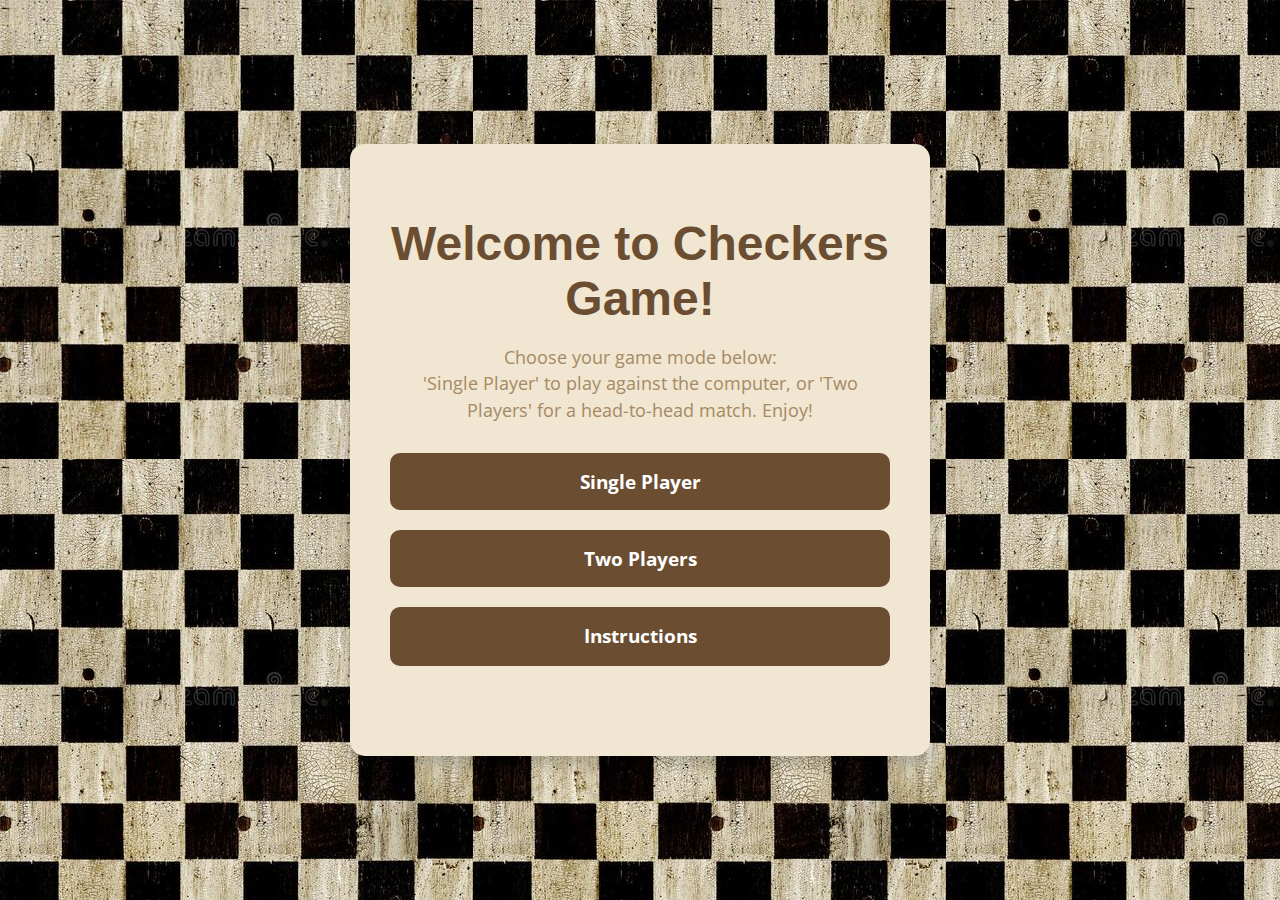
<file: index.html>
<!DOCTYPE html>
<html lang="en">
<head>
    <meta charset="UTF-8">
    <meta name="viewport" content="width=device-width, initial-scale=1.0">
    <title>Checkers Game - Home</title>
    <link rel="stylesheet" href="home.css">
    <link rel="icon" type="icon" href="./955f240018711b785cf5ece4efe73a59.jpg"/>
    <link href="https://fonts.googleapis.com/css2?family=Open+Sans:wght@400;700&family=Pacifico&display=swap" rel="stylesheet">
</head>
<body class="home-page">
    <div class="home-container">
        <h1 class="title">Welcome to Checkers Game!</h1>
        <p class="instructions">Choose your game mode below: <br> 'Single Player' to play against the computer, or 'Two Players' for a head-to-head match. Enjoy!</p>
        <div class="button-container">
            <a href="single-player.html" class="home-button single-player">Single Player</a>
            <a href="two-players.html" class="home-button two-players">Two Players</a>
            <a href="instructions.html" class="home-button instructions">Instructions</a>
        </div>
    </div>
    <script src="home.js"></script>
</body>
</html>
</file>
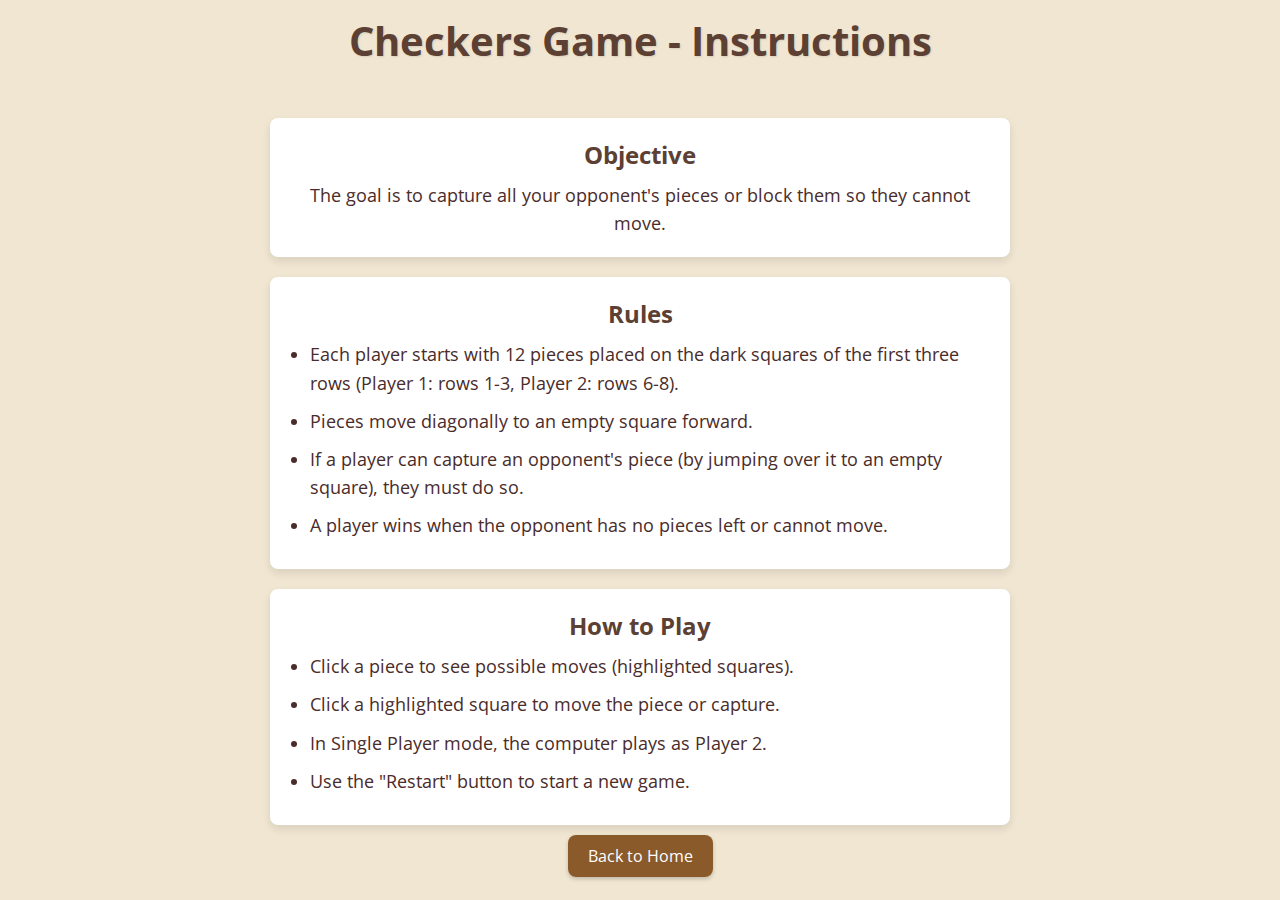
<file: instructions.html>
<!DOCTYPE html>
<html lang="en">
<head>
    <meta charset="UTF-8">
    <meta name="viewport" content="width=device-width, initial-scale=1.0"> <!-- הוספת viewport לרספונסיביות -->
    <title>Checkers Game - Instructions</title>
    <link rel="stylesheet" href="styles.css">
    <link rel="icon" type="icon" href="./955f240018711b785cf5ece4efe73a59.jpg"/>
    <link href="https://fonts.googleapis.com/css2?family=Open+Sans:wght@400;700&display=swap" rel="stylesheet">
</head>
<body>
    <div class="container">
        <h1>Checkers Game - Instructions</h1>
        <div class="instructions">
            <div class="instruction-card">
                <h2>Objective</h2>
                <p>The goal is to capture all your opponent's pieces or block them so they cannot move.</p>
            </div>
            
            <div class="instruction-card">
                <h2>Rules</h2>
                <ul>
                    <li>Each player starts with 12 pieces placed on the dark squares of the first three rows (Player 1: rows 1-3, Player 2: rows 6-8).</li>
                    <li>Pieces move diagonally to an empty square forward.</li>
                    <li>If a player can capture an opponent's piece (by jumping over it to an empty square), they must do so.</li>
                    <li>A player wins when the opponent has no pieces left or cannot move.</li>
                </ul>
            </div>
            
            <div class="instruction-card">
                <h2>How to Play</h2>
                <ul>
                    <li>Click a piece to see possible moves (highlighted squares).</li>
                    <li>Click a highlighted square to move the piece or capture.</li>
                    <li>In Single Player mode, the computer plays as Player 2.</li>
                    <li>Use the "Restart" button to start a new game.</li>
                </ul>
            </div>
            
            <a href="index.html" class="button">Back to Home</a>
        </div>
    </div>
</body>
</html>
</file>
<file: home.css>
/* home.css - עיצוב ספציפי לדף הבית */
body.home-page {
    margin: 0;
    padding: 0;
    font-family: 'Open Sans', sans-serif;
    background-image:url(./955f240018711b785cf5ece4efe73a59.jpg); /* בז' בהיר - צבע קלאסי של לוח דמקה */
    color: #4a2c2a; /* חום כהה */
    display: flex;
    justify-content: center;
    align-items: center;
    min-height: 100vh;
    position: relative;
    overflow: hidden;
}

.home-container {
    text-align: center;
    padding: 40px;
    background-color: #f0e6d2;
    border-radius: 15px;
    box-shadow: 0 8px 16px rgba(0, 0, 0, 0.2);
    max-width: 500px;
    width: 90%;
    position: relative;
    z-index: 2; /* גבוה יותר כדי לוודא שהכפתורים מעל הדקורציה */
}

.title {
    font-family: 'Teko', sans-serif;
    font-size: 3rem;
    color: #6b4e31; /* חום כהה - מתאים ללוח דמקה */
    margin-bottom: 10px;
    animation: fadeIn 1.5s ease-in-out;
}

.instructions {
    font-size: 1.1rem;
    color: #a68a64; /* חום בהיר - נעים לעין */
    margin-bottom: 30px;
    line-height: 1.5;
}

.button-container {
    display: flex;
    flex-direction: column;
    gap: 20px;
    margin-bottom: 20px;
    position: relative;
    z-index: 3; /* מבטיח שהכפתורים ניתנים ללחיצה */
}

.home-button {
    display: inline-block;
    padding: 15px 30px;
    font-size: 1.2rem;
    font-weight: bold;
    text-decoration: none;
    border-radius: 10px;
    transition: transform 0.3s ease, box-shadow 0.3s ease;
    background-color: #6b4e31; /* חום כהה - צבע לוח דמקה */
    color: #fff;
    cursor: pointer; /* מבהיר שניתן ללחוץ */
    pointer-events: auto; /* מבטיח שהכפתור מגיב ללחיצות */
}

.home-button:hover {
    transform: scale(1.05);
    box-shadow: 0 4px 12px rgba(0, 0, 0, 0.2);
}

.checkerboard-decor {
    position: absolute;
    top: 0;
    left: 0;
    width: 100%;
    height: 100%;
    background: linear-gradient(45deg, #6b4e31 25%, #f5f5dc 25%, #f5f5dc 50%, #6b4e31 50%, #6b4e31 75%, #f5f5dc 75%, #f5f5dc);
    background-size: 40px 40px; /* גודל התאים בדפוס */
    opacity: 0.1;
    z-index: 1; /* נמוך יותר כדי לא לחפוף לכפתורים */
    pointer-events: none; /* מבטיח שהדקורציה לא חוסמת לחיצות */
}

@keyframes fadeIn {
    0% {
        opacity: 0;
        transform: translateY(-20px);
    }
    100% {
        opacity: 1;
        transform: translateY(0);
    }
}

/* עיצוב רספונסיבי */
@media (max-width: 600px) {
    .title {
        font-size: 2rem;
    }

    .instructions {
        font-size: 1rem;
    }

    .home-button {
        padding: 10px 20px;
        font-size: 1rem;
    }

    .home-container {
        padding: 20px;
    }
}
</file>
<file: styles.css>
/* styles.css */

/* === הגדרות כלליות === */

/* איפוס ברירת מחדל כדי למנוע מרווחים לא רצויים */
* {
    margin: 0;
    padding: 0;
    box-sizing: border-box; /* כולל פאדינג וגבולות בחישוב הרוחב */
}

/* הגדרות בסיסיות לגוף הדף */
body {
    font-family: 'Open Sans', sans-serif; /* פונט מודרני וקריא, נטען דרך Google Fonts */
    background-color: #f0e6d2; /* רקע חם ונעים, בהשראת נושא הדמקה */
    color: #4a2c2a; /* צבע טקסט חום כהה */
    min-height: 100vh; /* גובה מינימלי של מסך מלא */
    display: flex; /* שימוש ב-Flexbox למרכוז תוכן */
    justify-content: center; /* מרכוז אופקי */
    align-items: center; /* מרכוז אנכי */
}
.king {
    border: 3px solid #ffd700; /* מסגרת זהב למלכים */
    box-sizing: border-box; /* כדי שהמסגרת לא תגדיל את הכלי */
}
/* === סגנונות משותפים לכל הדפים === */
/* הודעת סיום משחק דרמטית */
#game-over {
    display: none; /* מוסתר עד שהמשחק נגמר */
    position: fixed; /* ממוקם מעל הכל */
    top: 0;
    left: 0;
    width: 100%; /* תופס את כל רוחב המסך */
    height: 100%; /* תופס את כל גובה המסך */
    background-color: rgba(0, 0, 0, 0.8); /* רקע שחור חצי-שקוף */
    color: #fff; /* טקסט לבן לנראות */
    text-align: center;
    z-index: 1000; /* מבטיח שהוא מעל כל השאר */
    animation: fadeIn 0.5s ease-in; /* אנימציה של הופעה */
}

/* הודעת הניצחון */
#win-message {
    font-size: 60px; /* גודל טקסט גדול ומרשים */
    margin: 20vh 0 40px; /* מרווח מלמעלה ומתחת */
    text-shadow: 2px 2px 5px rgba(0, 0, 0, 0.7); /* צל למראה דרמטי */
}

/* כפתורים בתוך הודעת הסיום */
#game-over button {
    background-color: #8b5a2b; /* חום כהה, מתאים ללוח */
    color: #fff; /* טקסט לבן */
    border: none;
    padding: 20px 40px; /* גודל גדול יותר */
    font-size: 24px; /* טקסט גדול */
    cursor: pointer;
    border-radius: 5px;
    margin: 15px; /* מרווח בין הכפתורים */
    transition: background-color 0.3s ease, transform 0.2s ease; /* אנימציות */
    box-shadow: 0 4px 10px rgba(0, 0, 0, 0.5); /* צל לעומק */
}

#game-over button:hover {
    background-color: #a3723f; /* חום בהיר יותר בהעברת עכבר */
    transform: scale(1.05); /* מגדיל קצת את הכפתור */
}

/* אנימציה להופעת ההודעה */
@keyframes fadeIn {
    from {
        opacity: 0;
    }
    to {
        opacity: 1;
    }
}
/* מיכל ראשי למרכוז התוכן */
.container {
    display: flex;
    flex-direction: column;
    justify-content: center; /* מרכוז אנכי של התוכן */
    align-items: center; /* מרכוז אופקי של התוכן */
    flex: 1; /* תופס את כל השטח הזמין ללא גלילה (למעט דף ההוראות) */
    width: 100%;
    max-width: 800px; /* רוחב מקסימלי כדי למנוע תוכן רחב מדי במסכים גדולים */
    padding: 10px; /* הקטנת פאדינג כללי */
    text-align: center;
}

/* כותרות ראשיות */
h1 {
    font-size: 2.5em; /* גודל גדול לכותרת */
    color: #5c4033; /* צבע חום כהה */
    margin-bottom: 10px; /* הקטנת המרווח מתחת לכותרת כדי למנוע גלילה */
    text-shadow: 1px 1px 2px rgba(0, 0, 0, 0.1); /* צל עדין למראה תלת-ממדי */
}

/* === סגנונות לדף ה-Home === */

/* תפריט בדף ה-Home */
.menu {
    display: flex;
    flex-direction: column; /* סידור אנכי של הכפתורים */
    gap: 15px; /* רווח בין הכפתורים */
}

/* כפתורי תפריט בדף ה-Home */
.menu-button {
    display: inline-block;
    padding: 12px 25px; /* פאדינג למראה מרווח */
    font-size: 1.2em;
    font-weight: 700; /* כתב מודגש */
    cursor: pointer;
    background-color: #8b5a2b; /* צבע חום בהשראת הדמקה */
    color: white;
    text-decoration: none; /* הסרת קו תחתון מקישור */
    border-radius: 8px;
    transition: background-color 0.3s, transform 0.2s; /* אנימציה חלקה */
    box-shadow: 0 2px 4px rgba(0, 0, 0, 0.2); /* צל עדין */
    width: 200px; /* רוחב קבוע לכפתורים */
}

.menu-button:hover {
    background-color: #5c4033; /* צבע כהה יותר בעת hover */
    transform: translateY(-2px); /* אפקט הרמה קל */
}

/* === סגנונות לדפי משחק (Single Player, Two Players) === */

/* לוח המשחק */
#game-board {
    display: grid;
    grid-template-columns: repeat(8, 50px); /* 8 עמודות ברוחב 50px */
    grid-gap: 2px; /* רווח קטן בין התאים */
    border: 4px solid #5c4033; /* גבול חום כהה */
    padding: 5px; /* הקטנת פאדינג */
    background-color: #fff; /* רקע לבן ללוח */
    border-radius: 8px; /* פינות מעוגלות */
    margin: 5px 0; /* הקטנת מרווח אנכי */
}

/* תאי הלוח */
.cell {
    width: 50px;
    height: 50px;
    background-color: #f5e8c7; /* צבע בהיר לתאים */
    display: flex;
    justify-content: center;
    align-items: center;
    cursor: pointer;
    position: relative;
}

/* תאים כהים */
.cell.black {
    background-color: #8b5a2b; /* צבע חום כהה לתאים כהים */
}

/* תוויות מספרים ואותיות בלוח */
.cell .label {
    position: absolute;
    font-size: 10px;
    color: #3a2a1f; /* חום-שחור כהה שמתאים לעיצוב הכללי */
}

/* מיקום תווית שורה */
.cell .row-label {
    top: 2px;
    left: 2px;
}

/* מיקום תווית עמודה */
.cell .col-label {
    bottom: 2px;
    right: 2px;
}

/* כלי משחק */
.piece {
    width: 40px;
    height: 40px;
    border-radius: 50%; /* צורה עגולה */
    z-index: 1; /* מעל התא */
}

/* כלי של שחקן 1 (חום כהה) */
.player1 {
    background-color: #4a2c2a;
}

/* כלי של שחקן 2 (חום בהיר) */
.player2 {
    background-color: #d2b48c;
}

.selected {
    background-color: #f8e0a8 !important;
}

/* תצוגת תור, מהלכים אפשריים, ובחירת קושי */
#turn-display, #possible-moves, #difficulty-select {
    margin: 2px 0; /* הקטנת המרווח למינימום כדי למנוע גלילה */
    font-size: 18px;
    color: #5c4033;
}

/* בחירת קושי */
#difficulty-select {
    display: flex;
    align-items: center;
    gap: 5px; /* הקטנת רווח */
}

#difficulty-select select {
    padding: 5px;
    font-size: 16px;
    border-radius: 5px;
    border: 1px solid #8b5a2b;
}

/* מיכל כפתורים (Restart Game, Back to Home) */
.button-container {
    display: flex;
    justify-content: center;
    align-items: center;
    gap: 10px; /* הקטנת רווח בין הכפתורים */
    margin: 2px 0; /* הקטנת מרווח אנכי */
}

/* כפתורים כלליים (Restart, Back to Home, וכו') */
.button, #restart-btn, #game-over button {
    padding: 10px 20px;
    font-size: 16px;
    cursor: pointer;
    background-color: #8b5a2b;
    color: white;
    border: none;
    border-radius: 8px; /* עיגול זהה בכל הדפים */
    text-decoration: none;
    text-align: center;
    width: 150px; /* רוחב קבוע זהה */
    box-sizing: border-box;
    transition: background-color 0.3s, transform 0.2s;
    box-shadow: 0 2px 4px rgba(0, 0, 0, 0.2); /* צל זהה בכל הדפים */
}

.button:hover, #restart-btn:hover, #game-over button:hover {
    background-color: #5c4033;
    transform: translateY(-2px);
}

/* תצוגת סיום משחק */
#game-over {
    margin-top: 5px; /* הקטנת המרווח כדי למנוע גלילה */
    text-align: center;
}

/* === סגנונות לדף ההוראות === */

/* תוכן דף ההוראות */
.instructions {
    text-align: center;
    margin: 20px;
}

/* כרטיסיות הוראות */
.instruction-card {
    background-color: #fff;
    border-radius: 8px;
    padding: 20px;
    margin: 20px 0;
    box-shadow: 0 4px 8px rgba(0, 0, 0, 0.1);
    transition: transform 0.2s;
}

.instruction-card:hover {
    transform: translateY(-5px);
}

.instruction-card h2 {
    color: #5c4033;
    font-size: 1.5em;
    margin-bottom: 10px;
}

.instruction-card p, .instruction-card ul {
    font-size: 1.1em;
    line-height: 1.6;
    color: #4a2c2a;
}

.instruction-card ul {
    list-style-type: disc;
    padding-left: 20px;
    text-align: left;
}

.instruction-card li {
    margin-bottom: 10px;
}

/* === רספונסיביות === */

/* התאמות למסכים עד 600px (טאבלטים, טלפונים גדולים) */
@media (max-width: 600px) {
    h1 {
        font-size: 2em; /* הקטנת כותרת */
    }

    .container {
        padding: 5px; /* הקטנת פאדינג נוסף */
        width: 95%; /* רוחב גדול יותר ביחס למסך */
    }

    /* תפריט בדף ה-Home */
    .menu-button {
        width: 150px;
        padding: 10px 20px;
        font-size: 1em;
    }

    /* לוח המשחק */
    #game-board {
        grid-template-columns: repeat(8, 40px); /* הקטנת גודל תאים */
        grid-gap: 1px;
        padding: 5px;
    }

    .cell {
        width: 40px;
        height: 40px;
    }

    .piece {
        width: 32px;
        height: 32px;
    }

    .cell .label {
        font-size: 8px;
    }

    /* כפתורים */
    .button, #restart-btn, #game-over button {
        width: 120px;
        padding: 10px 15px;
        font-size: 1em;
    }

    .button-container {
        flex-direction: column; /* סידור אנכי בטלפונים */
        gap: 5px; /* הקטנת רווח */
    }

    /* דף ההוראות */
    .instruction-card {
        padding: 15px;
        margin: 15px 0;
    }

    .instruction-card h2 {
        font-size: 1.3em;
    }

    .instruction-card p, .instruction-card ul {
        font-size: 1em;
    }
}

/* התאמות למסכים עד 400px (טלפונים קטנים) */
@media (max-width: 400px) {
    h1 {
        font-size: 1.5em;
    }

    /* תפריט בדף ה-Home */
    .menu-button {
        width: 120px;
        padding: 8px 15px;
        font-size: 0.9em;
    }

    /* לוח המשחק */
    #game-board {
        grid-template-columns: repeat(8, 30px);
    }

    .cell {
        width: 30px;
        height: 30px;
    }

    .piece {
        width: 24px;
        height: 24px;
    }

    /* דף ההוראות */
    .instruction-card {
        padding: 10px;
        margin: 10px 0;
    }

    .instruction-card h2 {
        font-size: 1.2em;
    }

    .instruction-card p, .instruction-card ul {
        font-size: 0.9em;
    }
}
</file>
